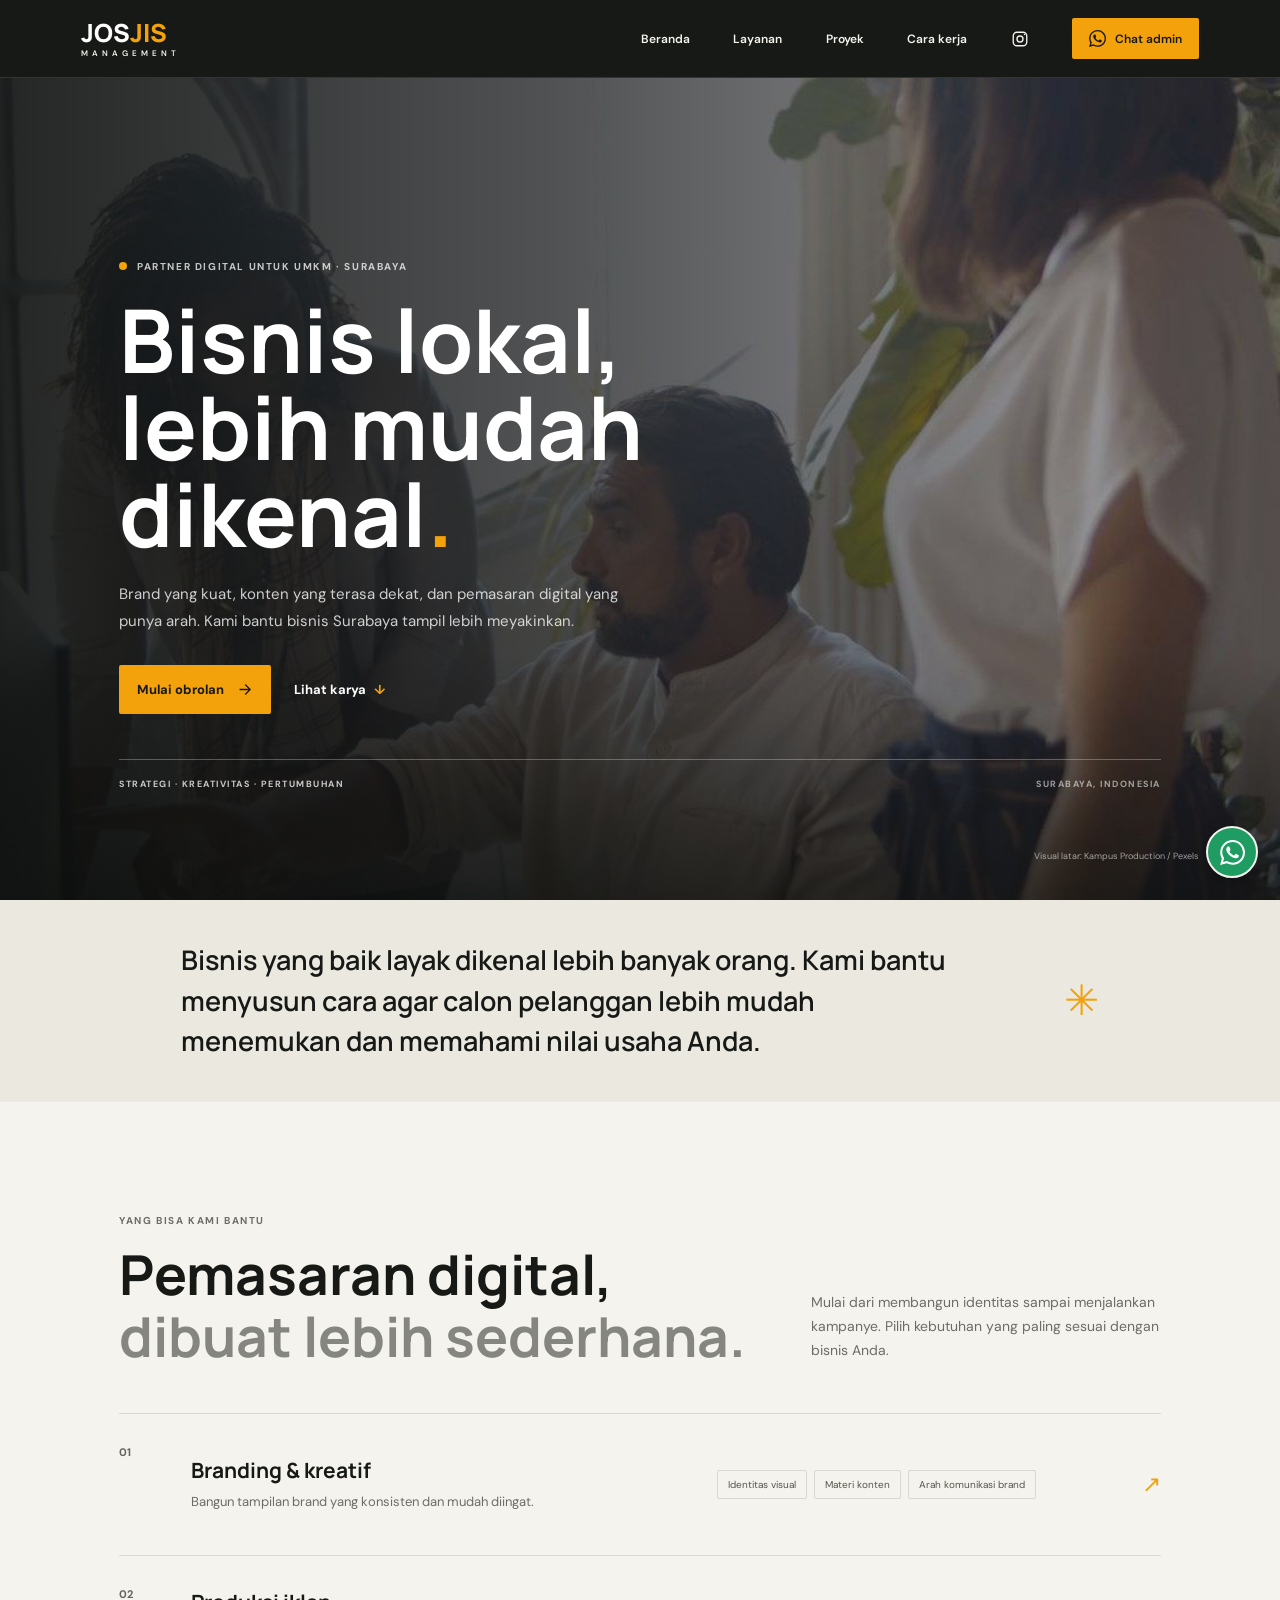
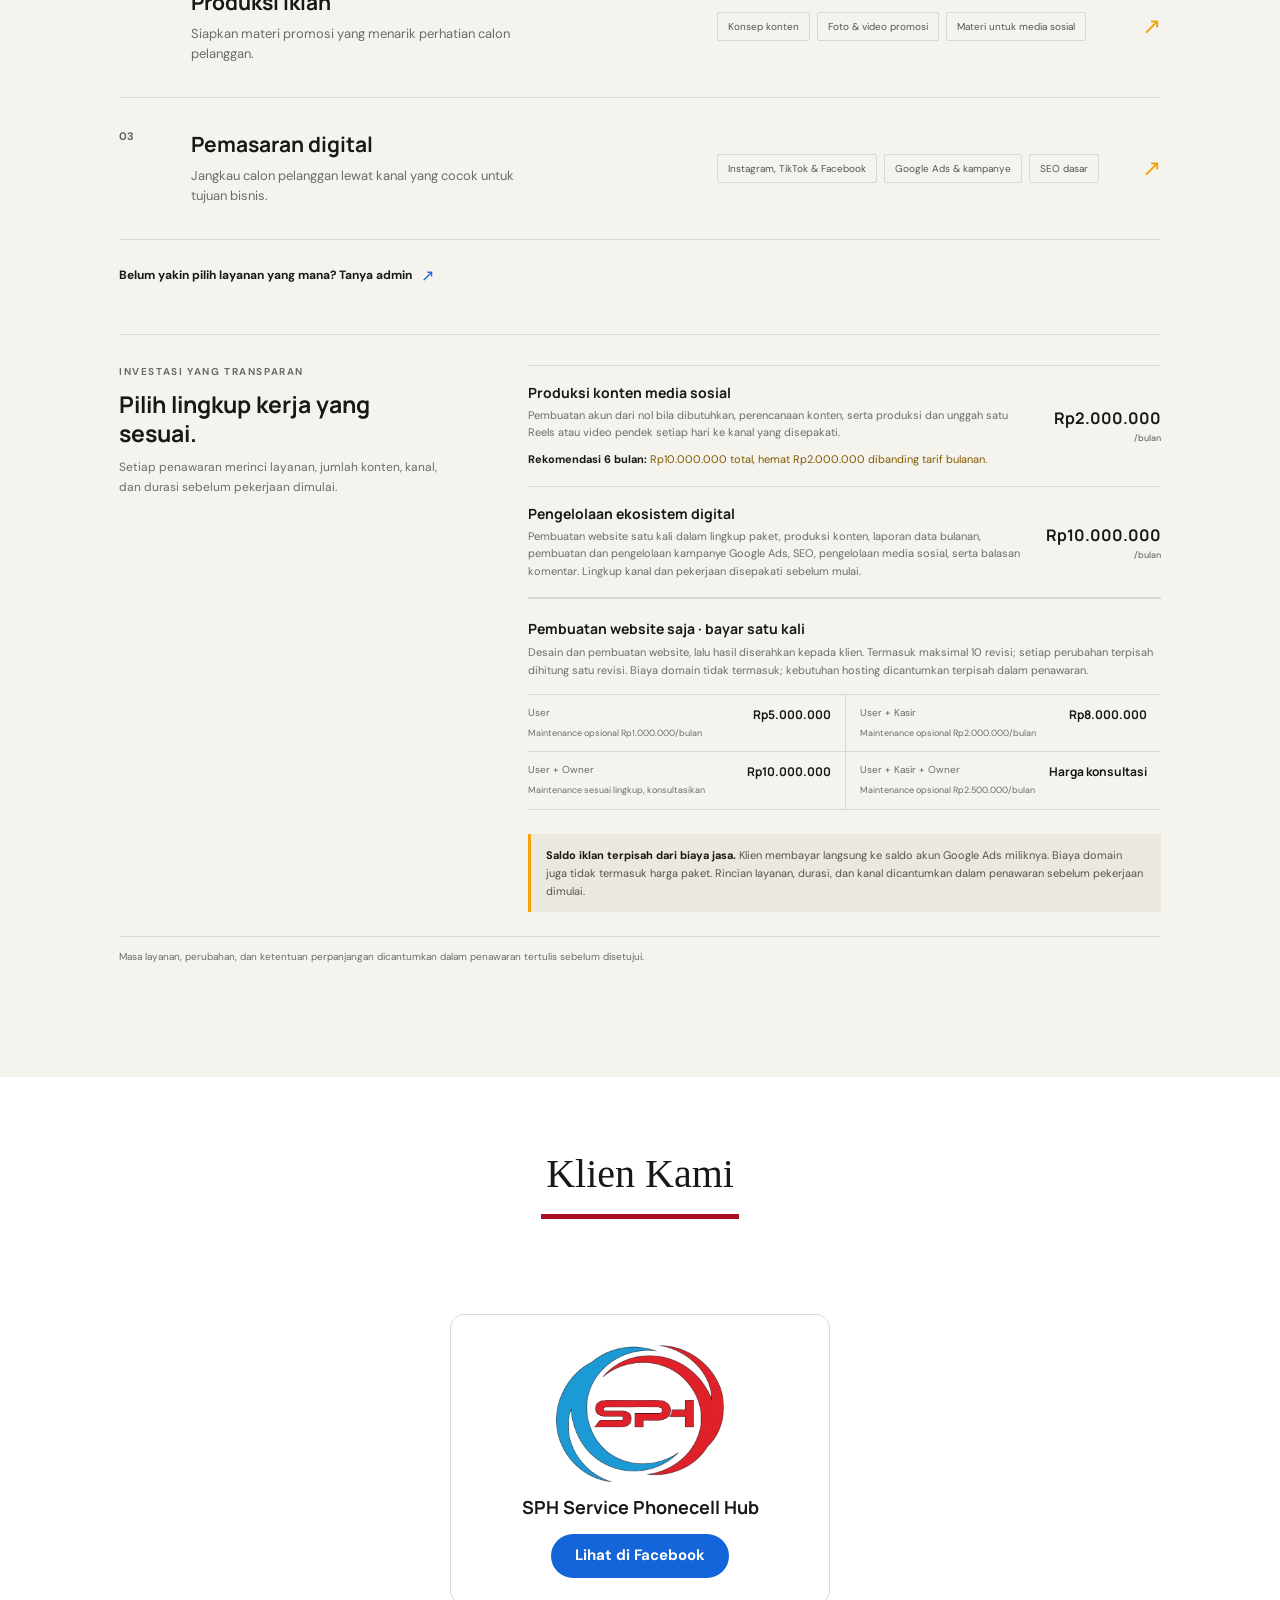
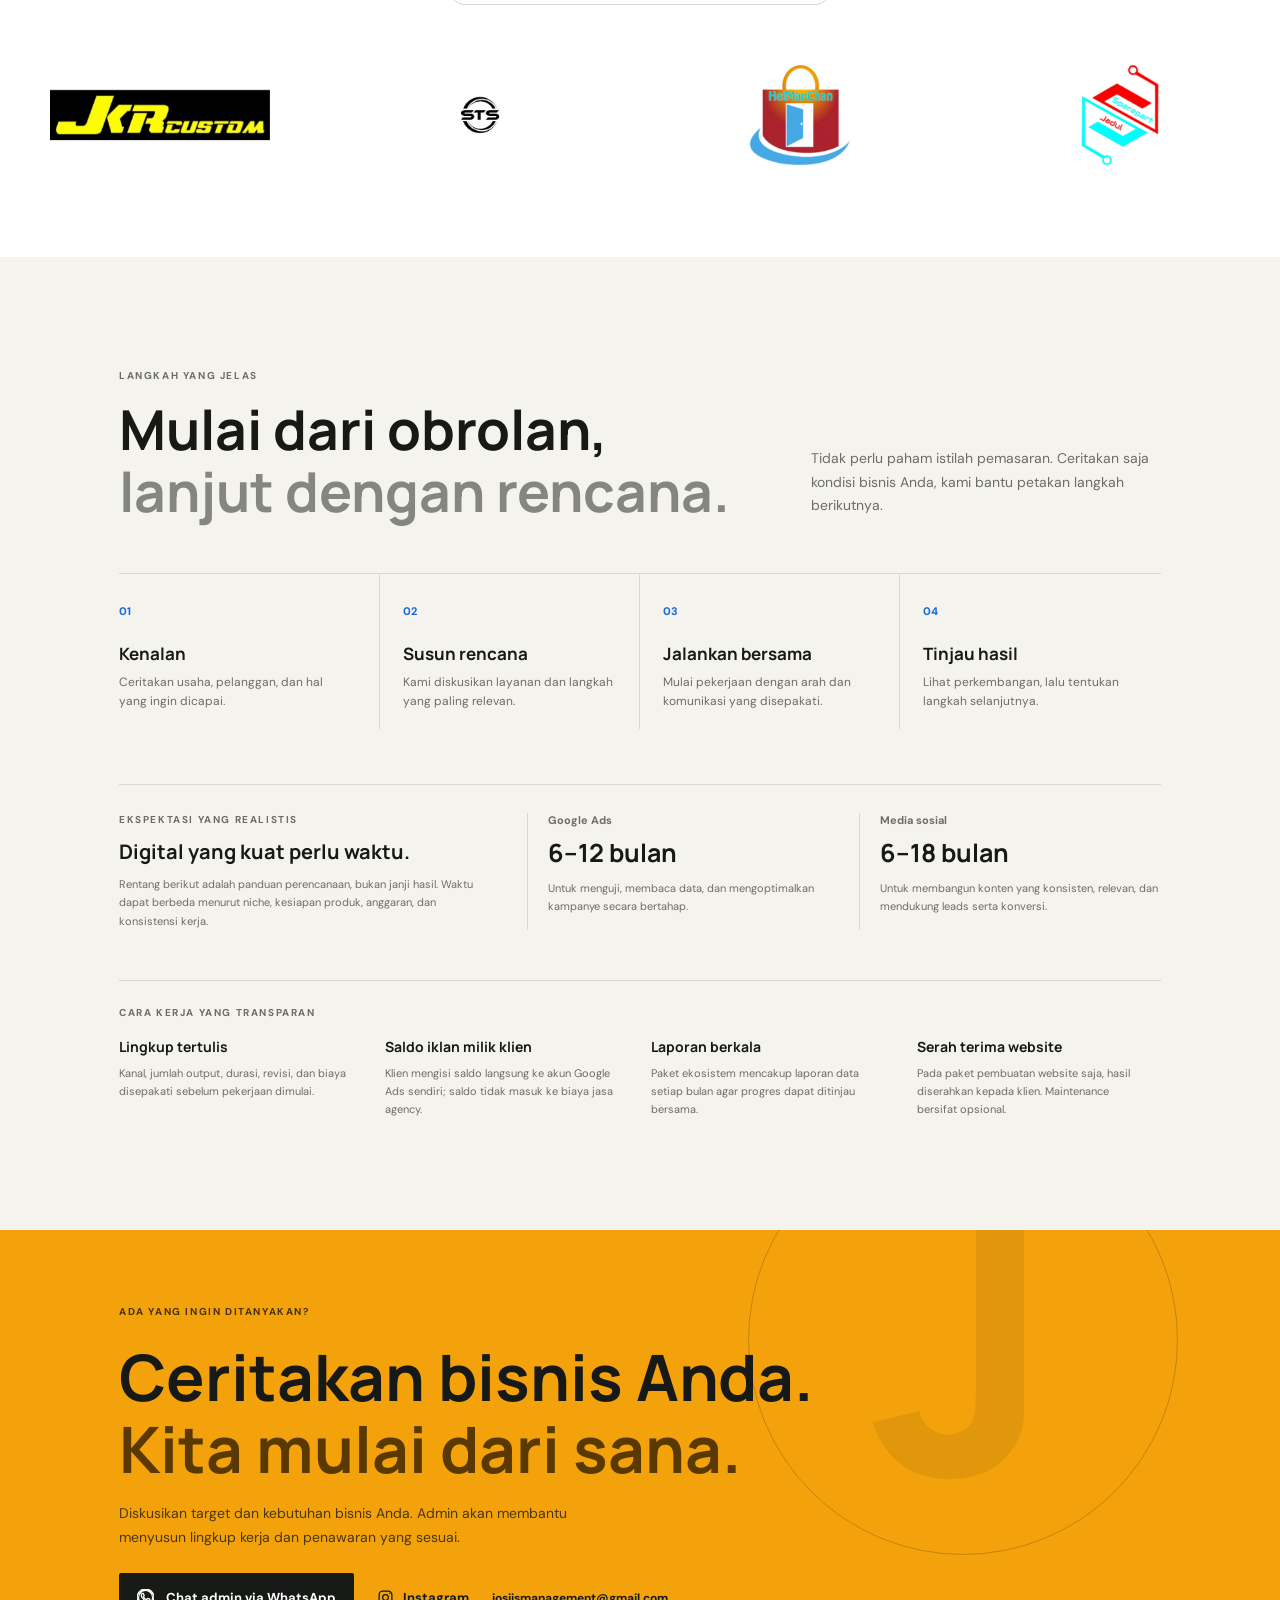
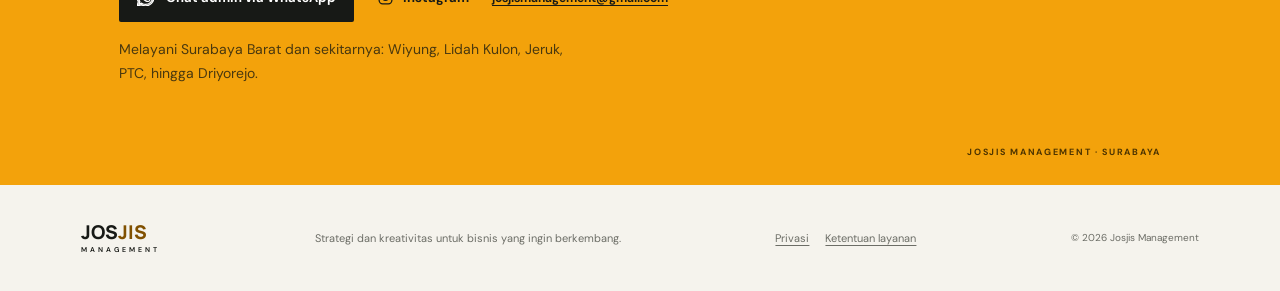
<file: index.html>
<!doctype html>
<html lang="id">
  <head>
    <meta charset="UTF-8" />
    <meta name="viewport" content="width=device-width, initial-scale=1.0" />
    <meta name="theme-color" content="#171916" />
    <meta name="description" content="Jasa branding, konten, dan pemasaran digital untuk UMKM di Surabaya. Josjis Management membantu bisnis lokal tampil lebih meyakinkan dan mudah dikenal." />
    <meta property="og:title" content="Josjis Management | Pemasaran Digital untuk UMKM Surabaya" />
    <meta property="og:description" content="Jasa branding, konten, dan pemasaran digital untuk UMKM di Surabaya." />
    <meta property="og:type" content="website" />
    <meta property="og:url" content="https://josjis-management-public.netlify.app/" />
    <link rel="canonical" href="https://josjis-management-public.netlify.app/" />
    <title>Jasa Pemasaran Digital &amp; Branding Surabaya | Josjis</title>
    <link rel="preload" as="image" href="assets/hero-studio-optimized.jpg" fetchpriority="high" />
    <link rel="preload" href="assets/dm-sans-latin.woff2" as="font" type="font/woff2" crossorigin />
    <link rel="preload" href="assets/manrope-latin.woff2" as="font" type="font/woff2" crossorigin />
    <link rel="stylesheet" href="styles.css" />
    <script src="script.js" defer></script>
  </head>
  <body>
    <a class="skip-link" href="#main-content">Lewati ke konten utama</a>
    <header class="site-header">
      <a class="wordmark" href="#beranda" aria-label="Josjis Management, beranda">
        <span class="wordmark-main">JOS<span>JIS</span></span>
        <span class="wordmark-sub">MANAGEMENT</span>
      </a>
      <button class="menu-toggle" type="button" aria-label="Buka menu" aria-expanded="false" aria-controls="main-nav">
        <span></span><span></span>
      </button>
      <nav class="main-nav" id="main-nav" aria-label="Navigasi utama">
        <a href="#beranda">Beranda</a>
        <a href="#layanan">Layanan</a>
        <a href="#proyek">Proyek</a>
        <a href="#cara-kerja">Cara kerja</a>
        <a class="nav-instagram" href="https://www.instagram.com/josjis_management?stkn=MW5jb3ViZWU3eDFobw==" target="_blank" rel="noopener noreferrer" aria-label="Instagram Josjis Management">
          <svg viewBox="0 0 24 24" aria-hidden="true"><rect x="3" y="3" width="18" height="18" rx="5"/><circle cx="12" cy="12" r="4"/><circle class="instagram-dot" cx="18" cy="6" r="1"/></svg>
        </a>
        <a class="nav-contact" href="https://wa.me/message/ZLDYTVWY77NSD1" target="_blank" rel="noopener noreferrer">
          <svg viewBox="0 0 24 24" aria-hidden="true"><path d="M20.52 3.48A11.82 11.82 0 0 0 12.1 0C5.55 0 .22 5.33.22 11.88c0 2.1.55 4.14 1.6 5.95L.12 24l6.33-1.66a11.9 11.9 0 0 0 5.65 1.44h.01c6.55 0 11.88-5.33 11.88-11.88 0-3.17-1.23-6.15-3.47-8.42ZM12.1 21.77a9.9 9.9 0 0 1-5.05-1.39l-.36-.21-3.76.99 1-3.67-.24-.38a9.85 9.85 0 0 1-1.52-5.23c0-5.48 4.46-9.94 9.94-9.94 2.65 0 5.14 1.03 7.02 2.91a9.88 9.88 0 0 1 2.91 7.03c0 5.48-4.46 9.89-9.94 9.89Zm5.45-7.43c-.3-.15-1.77-.88-2.05-.98-.27-.1-.47-.15-.67.15-.2.3-.77.98-.95 1.18-.18.2-.35.22-.65.08-.3-.15-1.26-.47-2.4-1.49-.89-.79-1.49-1.77-1.67-2.07-.17-.3-.02-.46.13-.61.13-.13.3-.35.45-.53.15-.18.2-.3.3-.5.1-.2.05-.38-.03-.53-.07-.15-.67-1.62-.92-2.22-.24-.58-.49-.5-.67-.51h-.57c-.2 0-.52.08-.8.38-.27.3-1.04 1.02-1.04 2.49s1.07 2.89 1.22 3.09c.15.2 2.1 3.2 5.09 4.48.71.31 1.27.49 1.7.63.72.23 1.37.2 1.88.12.57-.09 1.77-.72 2.02-1.42.25-.7.25-1.3.18-1.42-.08-.13-.28-.2-.58-.35Z"/></svg>
          Chat admin
        </a>
      </nav>
    </header>

    <main id="main-content">
      <section class="hero" id="beranda">
        <img class="hero-background" src="assets/hero-studio-optimized.jpg" alt="" width="1280" height="720" fetchpriority="high" />
        <div class="hero-shade" aria-hidden="true"></div>
        <div class="hero-copy">
          <p class="eyebrow"><span class="eyebrow-dot"></span> Partner digital untuk UMKM · Surabaya</p>
          <h1>Bisnis lokal,<br />lebih mudah dikenal<span class="accent-mark">.</span></h1>
          <p class="hero-lede">Brand yang kuat, konten yang terasa dekat, dan pemasaran digital yang punya arah. Kami bantu bisnis Surabaya tampil lebih meyakinkan.</p>
          <div class="hero-actions">
            <a class="button button-dark" href="https://wa.me/message/ZLDYTVWY77NSD1" target="_blank" rel="noopener noreferrer">
              Mulai obrolan
              <svg viewBox="0 0 24 24" aria-hidden="true"><path d="M5 12h14M13 5l7 7-7 7" /></svg>
            </a>
            <a class="text-link" href="#proyek">Lihat karya <span aria-hidden="true">↓</span></a>
          </div>
        </div>
        <div class="hero-meta"><span>Strategi · Kreativitas · Pertumbuhan</span><span class="hero-location">SURABAYA, INDONESIA</span></div>
        <span class="hero-credit">Visual latar: Kampus Production / Pexels</span>
      </section>

      <section class="intro-band" aria-label="Tentang Josjis Management">
        <p>Bisnis yang baik layak dikenal lebih banyak orang. Kami bantu menyusun cara agar calon pelanggan lebih mudah menemukan dan memahami nilai usaha Anda.</p>
        <span class="intro-spark" aria-hidden="true">✳</span>
      </section>

      <section class="services section-wrap" id="layanan">
        <div class="section-heading">
          <div><p class="eyebrow">Yang bisa kami bantu</p><h2>Pemasaran digital,<br /><span>dibuat lebih sederhana.</span></h2></div>
          <p class="section-note">Mulai dari membangun identitas sampai menjalankan kampanye. Pilih kebutuhan yang paling sesuai dengan bisnis Anda.</p>
        </div>
        <div class="service-list">
          <article class="service-item">
            <span class="service-number">01</span>
            <div class="service-title"><h3>Branding &amp; kreatif</h3><p>Bangun tampilan brand yang konsisten dan mudah diingat.</p></div>
            <ul><li>Identitas visual</li><li>Materi konten</li><li>Arah komunikasi brand</li></ul>
            <span class="service-arrow" aria-hidden="true">↗</span>
          </article>
          <article class="service-item">
            <span class="service-number">02</span>
            <div class="service-title"><h3>Produksi iklan</h3><p>Siapkan materi promosi yang menarik perhatian calon pelanggan.</p></div>
            <ul><li>Konsep konten</li><li>Foto &amp; video promosi</li><li>Materi untuk media sosial</li></ul>
            <span class="service-arrow" aria-hidden="true">↗</span>
          </article>
          <article class="service-item">
            <span class="service-number">03</span>
            <div class="service-title"><h3>Pemasaran digital</h3><p>Jangkau calon pelanggan lewat kanal yang cocok untuk tujuan bisnis.</p></div>
            <ul><li>Instagram, TikTok &amp; Facebook</li><li>Google Ads &amp; kampanye</li><li>SEO dasar</li></ul>
            <span class="service-arrow" aria-hidden="true">↗</span>
          </article>
        </div>
        <a class="inline-cta" href="https://wa.me/message/ZLDYTVWY77NSD1" target="_blank" rel="noopener noreferrer">Belum yakin pilih layanan yang mana? Tanya admin <span aria-hidden="true">↗</span></a>
        <div class="pricing-overview" aria-labelledby="pricing-title">
          <div class="pricing-heading">
            <p class="eyebrow">Investasi yang transparan</p>
            <h3 id="pricing-title">Pilih lingkup kerja yang sesuai.</h3>
            <p>Setiap penawaran merinci layanan, jumlah konten, kanal, dan durasi sebelum pekerjaan dimulai.</p>
          </div>
          <div class="pricing-list">
            <article class="pricing-row">
              <div><h4>Produksi konten media sosial</h4><p>Pembuatan akun dari nol bila dibutuhkan, perencanaan konten, serta produksi dan unggah satu Reels atau video pendek setiap hari ke kanal yang disepakati.</p><p class="pricing-deal"><strong>Rekomendasi 6 bulan:</strong> Rp10.000.000 total, hemat Rp2.000.000 dibanding tarif bulanan.</p></div>
              <strong>Rp2.000.000<span>/bulan</span></strong>
            </article>
            <article class="pricing-row">
              <div><h4>Pengelolaan ekosistem digital</h4><p>Pembuatan website satu kali dalam lingkup paket, produksi konten, laporan data bulanan, pembuatan dan pengelolaan kampanye Google Ads, SEO, pengelolaan media sosial, serta balasan komentar. Lingkup kanal dan pekerjaan disepakati sebelum mulai.</p></div>
              <strong>Rp10.000.000<span>/bulan</span></strong>
            </article>
            <article class="pricing-website">
              <div class="pricing-website-heading"><h4>Pembuatan website saja · bayar satu kali</h4><p>Desain dan pembuatan website, lalu hasil diserahkan kepada klien. Termasuk maksimal 10 revisi; setiap perubahan terpisah dihitung satu revisi. Biaya domain tidak termasuk; kebutuhan hosting dicantumkan terpisah dalam penawaran.</p></div>
              <div class="website-config-list">
                <div><span>User</span><strong>Rp5.000.000</strong><small>Maintenance opsional Rp1.000.000/bulan</small></div>
                <div><span>User + Kasir</span><strong>Rp8.000.000</strong><small>Maintenance opsional Rp2.000.000/bulan</small></div>
                <div><span>User + Owner</span><strong>Rp10.000.000</strong><small>Maintenance sesuai lingkup, konsultasikan</small></div>
                <div><span>User + Kasir + Owner</span><strong>Harga konsultasi</strong><small>Maintenance opsional Rp2.500.000/bulan</small></div>
              </div>
            </article>
          </div>
          <p class="pricing-ad-budget"><strong>Saldo iklan terpisah dari biaya jasa.</strong> Klien membayar langsung ke saldo akun Google Ads miliknya. Biaya domain juga tidak termasuk harga paket. Rincian layanan, durasi, dan kanal dicantumkan dalam penawaran sebelum pekerjaan dimulai.</p>
          <p class="pricing-terms">Masa layanan, perubahan, dan ketentuan perpanjangan dicantumkan dalam penawaran tertulis sebelum disetujui.</p>
        </div>
      </section>

      <section class="client-section" id="proyek">
        <div class="client-section-inner">
          <h2 class="client-heading">Klien Kami</h2>
          <div class="client-links" aria-label="Logo klien dan tautan media sosial">
            <a class="client-logo client-feature" href="https://www.facebook.com/servicephonecellhub?locale=id_ID" target="_blank" rel="noopener noreferrer">
              <img src="assets/sph-service-phonecell-hub.png" alt="" width="500" height="409" loading="lazy" decoding="async" />
              <span class="client-feature-name">SPH Service Phonecell Hub</span>
              <span class="client-feature-cta">Lihat di Facebook</span>
            </a>
            <a class="client-logo client-logo--wide" href="https://www.instagram.com/jkrgaragecustom/" target="_blank" rel="noopener noreferrer" aria-label="Instagram JKR Garage Custom">
              <img src="assets/jkr-garage-custom.png" alt="JKR Garage Custom" width="550" height="180" loading="lazy" decoding="async" />
            </a>
            <a class="client-logo client-logo--wide" href="https://www.instagram.com/raja_warkop_sts_plus_surabaya/" target="_blank" rel="noopener noreferrer" aria-label="Instagram Raja Warkop STS Plus Surabaya">
              <img src="assets/raja-warkop-sts-plus.png" alt="Raja Warkop STS Plus Surabaya" width="768" height="768" loading="lazy" decoding="async" />
            </a>
            <a class="client-logo client-logo--square" href="https://www.tiktok.com/@helmanchan_" target="_blank" rel="noopener noreferrer" aria-label="TikTok HelManChan">
              <img src="assets/helmanchan.png" alt="HelManChan" width="360" height="360" loading="lazy" decoding="async" />
            </a>
            <a class="client-logo client-logo--square" href="https://www.tiktok.com/@sparepartjadul" target="_blank" rel="noopener noreferrer" aria-label="TikTok Sparepart Jadul">
              <img src="assets/sparepart-jadul.png" alt="Sparepart Jadul" width="360" height="360" loading="lazy" decoding="async" />
            </a>
          </div>
        </div>
      </section>

      <section class="process section-wrap" id="cara-kerja">
        <div class="section-heading process-heading">
          <div><p class="eyebrow">Langkah yang jelas</p><h2>Mulai dari obrolan,<br /><span>lanjut dengan rencana.</span></h2></div>
          <p class="section-note">Tidak perlu paham istilah pemasaran. Ceritakan saja kondisi bisnis Anda, kami bantu petakan langkah berikutnya.</p>
        </div>
        <div class="process-grid">
          <article><span>01</span><h3>Kenalan</h3><p>Ceritakan usaha, pelanggan, dan hal yang ingin dicapai.</p></article>
          <article><span>02</span><h3>Susun rencana</h3><p>Kami diskusikan layanan dan langkah yang paling relevan.</p></article>
          <article><span>03</span><h3>Jalankan bersama</h3><p>Mulai pekerjaan dengan arah dan komunikasi yang disepakati.</p></article>
          <article><span>04</span><h3>Tinjau hasil</h3><p>Lihat perkembangan, lalu tentukan langkah selanjutnya.</p></article>
        </div>
        <div class="growth-horizon">
          <div class="growth-horizon-intro">
            <p class="eyebrow">Ekspektasi yang realistis</p>
            <h3>Digital yang kuat perlu waktu.</h3>
            <p>Rentang berikut adalah panduan perencanaan, bukan janji hasil. Waktu dapat berbeda menurut niche, kesiapan produk, anggaran, dan konsistensi kerja.</p>
          </div>
          <div class="growth-horizon-item"><span>Google Ads</span><strong>6–12 bulan</strong><p>Untuk menguji, membaca data, dan mengoptimalkan kampanye secara bertahap.</p></div>
          <div class="growth-horizon-item"><span>Media sosial</span><strong>6–18 bulan</strong><p>Untuk membangun konten yang konsisten, relevan, dan mendukung leads serta konversi.</p></div>
        </div>
        <div class="work-transparency">
          <p class="eyebrow">Cara kerja yang transparan</p>
          <div class="work-transparency-grid">
            <article><h3>Lingkup tertulis</h3><p>Kanal, jumlah output, durasi, revisi, dan biaya disepakati sebelum pekerjaan dimulai.</p></article>
            <article><h3>Saldo iklan milik klien</h3><p>Klien mengisi saldo langsung ke akun Google Ads sendiri; saldo tidak masuk ke biaya jasa agency.</p></article>
            <article><h3>Laporan berkala</h3><p>Paket ekosistem mencakup laporan data setiap bulan agar progres dapat ditinjau bersama.</p></article>
            <article><h3>Serah terima website</h3><p>Pada paket pembuatan website saja, hasil diserahkan kepada klien. Maintenance bersifat opsional.</p></article>
          </div>
        </div>
      </section>

      <section class="contact-section" id="kontak">
        <div class="contact-orbit" aria-hidden="true">J</div>
        <div class="contact-content">
          <p class="eyebrow">Ada yang ingin ditanyakan?</p>
          <h2>Ceritakan bisnis Anda.<br /><span>Kita mulai dari sana.</span></h2>
          <p>Diskusikan target dan kebutuhan bisnis Anda. Admin akan membantu menyusun lingkup kerja dan penawaran yang sesuai.</p>
          <div class="contact-actions">
            <a class="button button-dark" href="https://wa.me/message/ZLDYTVWY77NSD1" target="_blank" rel="noopener noreferrer">
              <svg viewBox="0 0 24 24" aria-hidden="true"><path d="M20.52 3.48A11.82 11.82 0 0 0 12.1 0C5.55 0 .22 5.33.22 11.88c0 2.1.55 4.14 1.6 5.95L.12 24l6.33-1.66a11.9 11.9 0 0 0 5.65 1.44h.01c6.55 0 11.88-5.33 11.88-11.88 0-3.17-1.23-6.15-3.47-8.42ZM12.1 21.77a9.9 9.9 0 0 1-5.05-1.39l-.36-.21-3.76.99 1-3.67-.24-.38a9.85 9.85 0 0 1-1.52-5.23c0-5.48 4.46-9.94 9.94-9.94 2.65 0 5.14 1.03 7.02 2.91a9.88 9.88 0 0 1 2.91 7.03c0 5.48-4.46 9.89-9.94 9.89Zm5.45-7.43c-.3-.15-1.77-.88-2.05-.98-.27-.1-.47-.15-.67.15-.2.3-.77.98-.95 1.18-.18.2-.35.22-.65.08-.3-.15-1.26-.47-2.4-1.49-.89-.79-1.49-1.77-1.67-2.07-.17-.3-.02-.46.13-.61.13-.13.3-.35.45-.53.15-.18.2-.3.3-.5.1-.2.05-.38-.03-.53-.07-.15-.67-1.62-.92-2.22-.24-.58-.49-.5-.67-.51h-.57c-.2 0-.52.08-.8.38-.27.3-1.04 1.02-1.04 2.49s1.07 2.89 1.22 3.09c.15.2 2.1 3.2 5.09 4.48.71.31 1.27.49 1.7.63.72.23 1.37.2 1.88.12.57-.09 1.77-.72 2.02-1.42.25-.7.25-1.3.18-1.42-.08-.13-.28-.2-.58-.35Z"/></svg>
              Chat admin via WhatsApp
            </a>
            <a class="instagram-contact" href="https://www.instagram.com/josjis_management?stkn=MW5jb3ViZWU3eDFobw==" target="_blank" rel="noopener noreferrer" aria-label="Instagram Josjis Management">
              <svg viewBox="0 0 24 24" aria-hidden="true"><rect x="3" y="3" width="18" height="18" rx="5"/><circle cx="12" cy="12" r="4"/><circle class="instagram-dot" cx="18" cy="6" r="1"/></svg>
              Instagram
            </a>
            <a class="contact-email" href="mailto:josjismanagement@gmail.com">josjismanagement@gmail.com</a>
          </div>
          <p class="service-area">Melayani Surabaya Barat dan sekitarnya: Wiyung, Lidah Kulon, Jeruk, PTC, hingga Driyorejo.</p>
        </div>
        <span class="contact-aside">JOSJIS MANAGEMENT · SURABAYA</span>
      </section>
    </main>

    <footer class="site-footer">
      <a class="wordmark footer-wordmark" href="#beranda" aria-label="Josjis Management, kembali ke atas">
        <span class="wordmark-main">JOS<span>JIS</span></span>
        <span class="wordmark-sub">MANAGEMENT</span>
      </a>
      <p>Strategi dan kreativitas untuk bisnis yang ingin berkembang.</p>
      <nav class="footer-links" aria-label="Informasi legal">
        <a href="privasi.html">Privasi</a>
        <a href="ketentuan.html">Ketentuan layanan</a>
      </nav>
      <span class="copyright">© <span id="current-year">2026</span> Josjis Management</span>
    </footer>

    <a class="floating-whatsapp" href="https://wa.me/message/ZLDYTVWY77NSD1" target="_blank" rel="noopener noreferrer" aria-label="Chat admin Josjis Management melalui WhatsApp">
      <svg viewBox="0 0 24 24" aria-hidden="true"><path d="M20.52 3.48A11.82 11.82 0 0 0 12.1 0C5.55 0 .22 5.33.22 11.88c0 2.1.55 4.14 1.6 5.95L.12 24l6.33-1.66a11.9 11.9 0 0 0 5.65 1.44h.01c6.55 0 11.88-5.33 11.88-11.88 0-3.17-1.23-6.15-3.47-8.42ZM12.1 21.77a9.9 9.9 0 0 1-5.05-1.39l-.36-.21-3.76.99 1-3.67-.24-.38a9.85 9.85 0 0 1-1.52-5.23c0-5.48 4.46-9.94 9.94-9.94 2.65 0 5.14 1.03 7.02 2.91a9.88 9.88 0 0 1 2.91 7.03c0 5.48-4.46 9.89-9.94 9.89Zm5.45-7.43c-.3-.15-1.77-.88-2.05-.98-.27-.1-.47-.15-.67.15-.2.3-.77.98-.95 1.18-.18.2-.35.22-.65.08-.3-.15-1.26-.47-2.4-1.49-.89-.79-1.49-1.77-1.67-2.07-.17-.3-.02-.46.13-.61.13-.13.3-.35.45-.53.15-.18.2-.3.3-.5.1-.2.05-.38-.03-.53-.07-.15-.67-1.62-.92-2.22-.24-.58-.49-.5-.67-.51h-.57c-.2 0-.52.08-.8.38-.27.3-1.04 1.02-1.04 2.49s1.07 2.89 1.22 3.09c.15.2 2.1 3.2 5.09 4.48.71.31 1.27.49 1.7.63.72.23 1.37.2 1.88.12.57-.09 1.77-.72 2.02-1.42.25-.7.25-1.3.18-1.42-.08-.13-.28-.2-.58-.35Z"/></svg>
    </a>
    <span class="cursor-dot" aria-hidden="true"></span>
  </body>
</html>
</file>
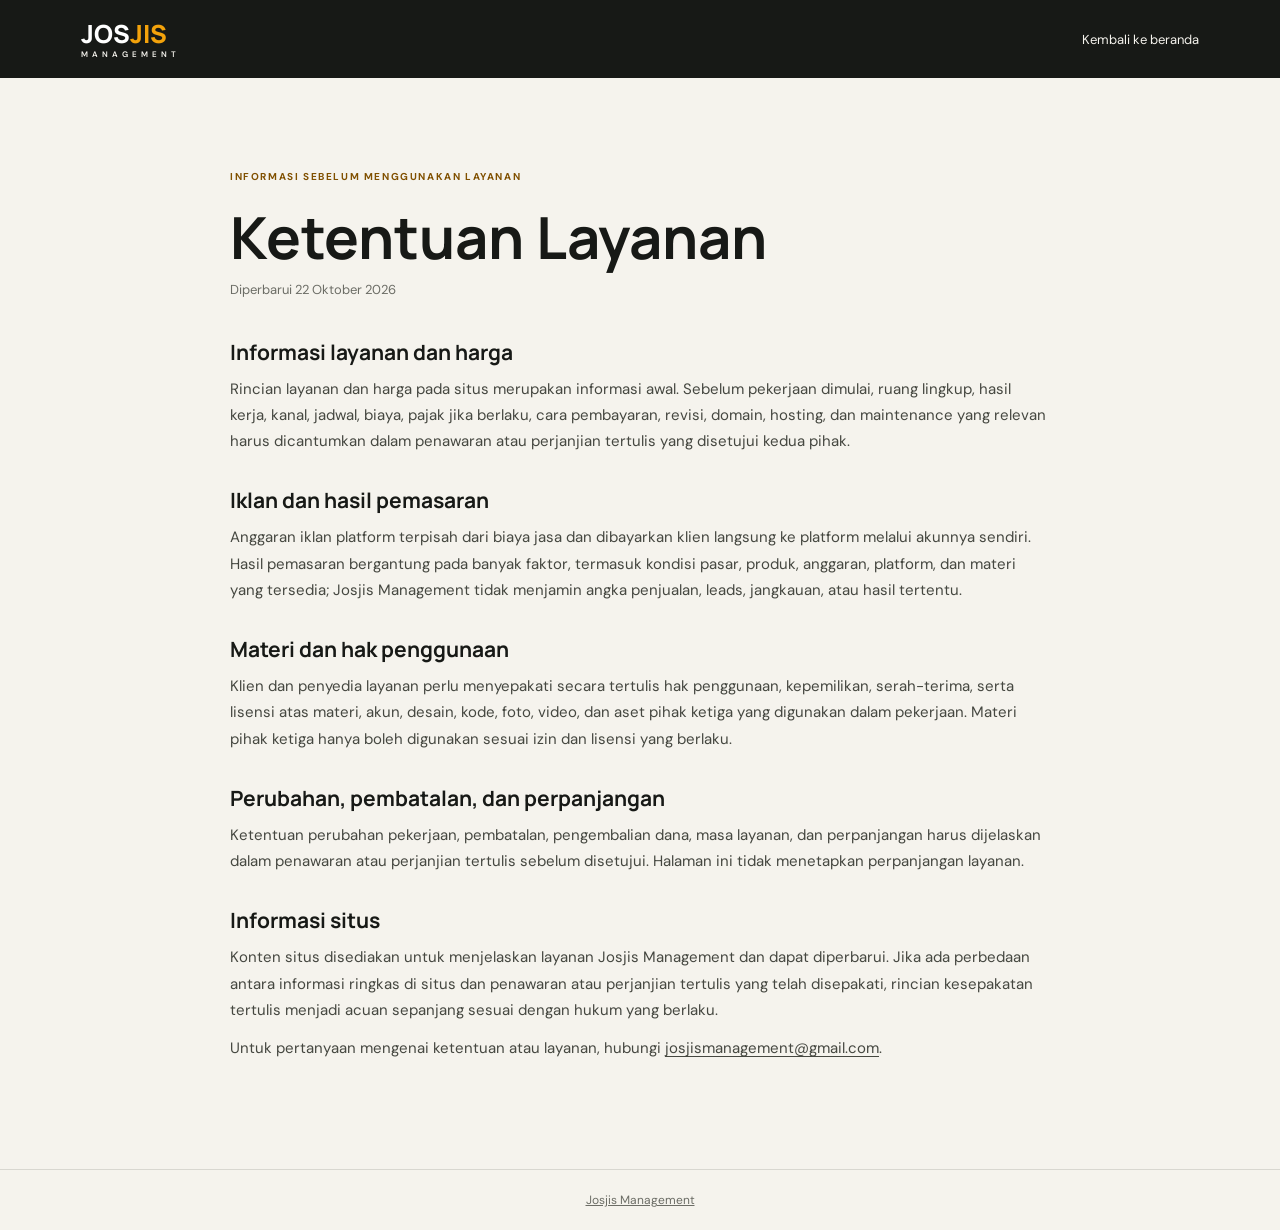
<file: ketentuan.html>
<!doctype html>
<html lang="id">
  <head>
    <meta charset="UTF-8" />
    <meta name="viewport" content="width=device-width, initial-scale=1.0" />
    <meta name="description" content="Informasi dasar mengenai layanan pemasaran digital Josjis Management." />
    <meta name="robots" content="index, follow" />
    <link rel="canonical" href="https://josjis-management-public.netlify.app/ketentuan.html" />
    <link rel="stylesheet" href="styles.css" />
    <title>Ketentuan Layanan | Josjis Management</title>
  </head>
  <body class="legal-page">
    <header class="legal-header">
      <a class="wordmark" href="index.html" aria-label="Josjis Management, beranda">
        <span class="wordmark-main">JOS<span>JIS</span></span>
        <span class="wordmark-sub">MANAGEMENT</span>
      </a>
      <a class="legal-back" href="index.html">Kembali ke beranda</a>
    </header>
    <main class="legal-main">
      <p class="eyebrow">Informasi sebelum menggunakan layanan</p>
      <h1>Ketentuan Layanan</h1>
      <p class="legal-updated">Diperbarui 22 Oktober 2026</p>
      <div class="legal-content">
        <section>
          <h2>Informasi layanan dan harga</h2>
          <p>Rincian layanan dan harga pada situs merupakan informasi awal. Sebelum pekerjaan dimulai, ruang lingkup, hasil kerja, kanal, jadwal, biaya, pajak jika berlaku, cara pembayaran, revisi, domain, hosting, dan maintenance yang relevan harus dicantumkan dalam penawaran atau perjanjian tertulis yang disetujui kedua pihak.</p>
        </section>
        <section>
          <h2>Iklan dan hasil pemasaran</h2>
          <p>Anggaran iklan platform terpisah dari biaya jasa dan dibayarkan klien langsung ke platform melalui akunnya sendiri. Hasil pemasaran bergantung pada banyak faktor, termasuk kondisi pasar, produk, anggaran, platform, dan materi yang tersedia; Josjis Management tidak menjamin angka penjualan, leads, jangkauan, atau hasil tertentu.</p>
        </section>
        <section>
          <h2>Materi dan hak penggunaan</h2>
          <p>Klien dan penyedia layanan perlu menyepakati secara tertulis hak penggunaan, kepemilikan, serah-terima, serta lisensi atas materi, akun, desain, kode, foto, video, dan aset pihak ketiga yang digunakan dalam pekerjaan. Materi pihak ketiga hanya boleh digunakan sesuai izin dan lisensi yang berlaku.</p>
        </section>
        <section>
          <h2>Perubahan, pembatalan, dan perpanjangan</h2>
          <p>Ketentuan perubahan pekerjaan, pembatalan, pengembalian dana, masa layanan, dan perpanjangan harus dijelaskan dalam penawaran atau perjanjian tertulis sebelum disetujui. Halaman ini tidak menetapkan perpanjangan layanan.</p>
        </section>
        <section>
          <h2>Informasi situs</h2>
          <p>Konten situs disediakan untuk menjelaskan layanan Josjis Management dan dapat diperbarui. Jika ada perbedaan antara informasi ringkas di situs dan penawaran atau perjanjian tertulis yang telah disepakati, rincian kesepakatan tertulis menjadi acuan sepanjang sesuai dengan hukum yang berlaku.</p>
          <p>Untuk pertanyaan mengenai ketentuan atau layanan, hubungi <a href="mailto:josjismanagement@gmail.com">josjismanagement@gmail.com</a>.</p>
        </section>
      </div>
    </main>
    <footer class="legal-footer"><a href="index.html">Josjis Management</a></footer>
  </body>
</html>
</file>
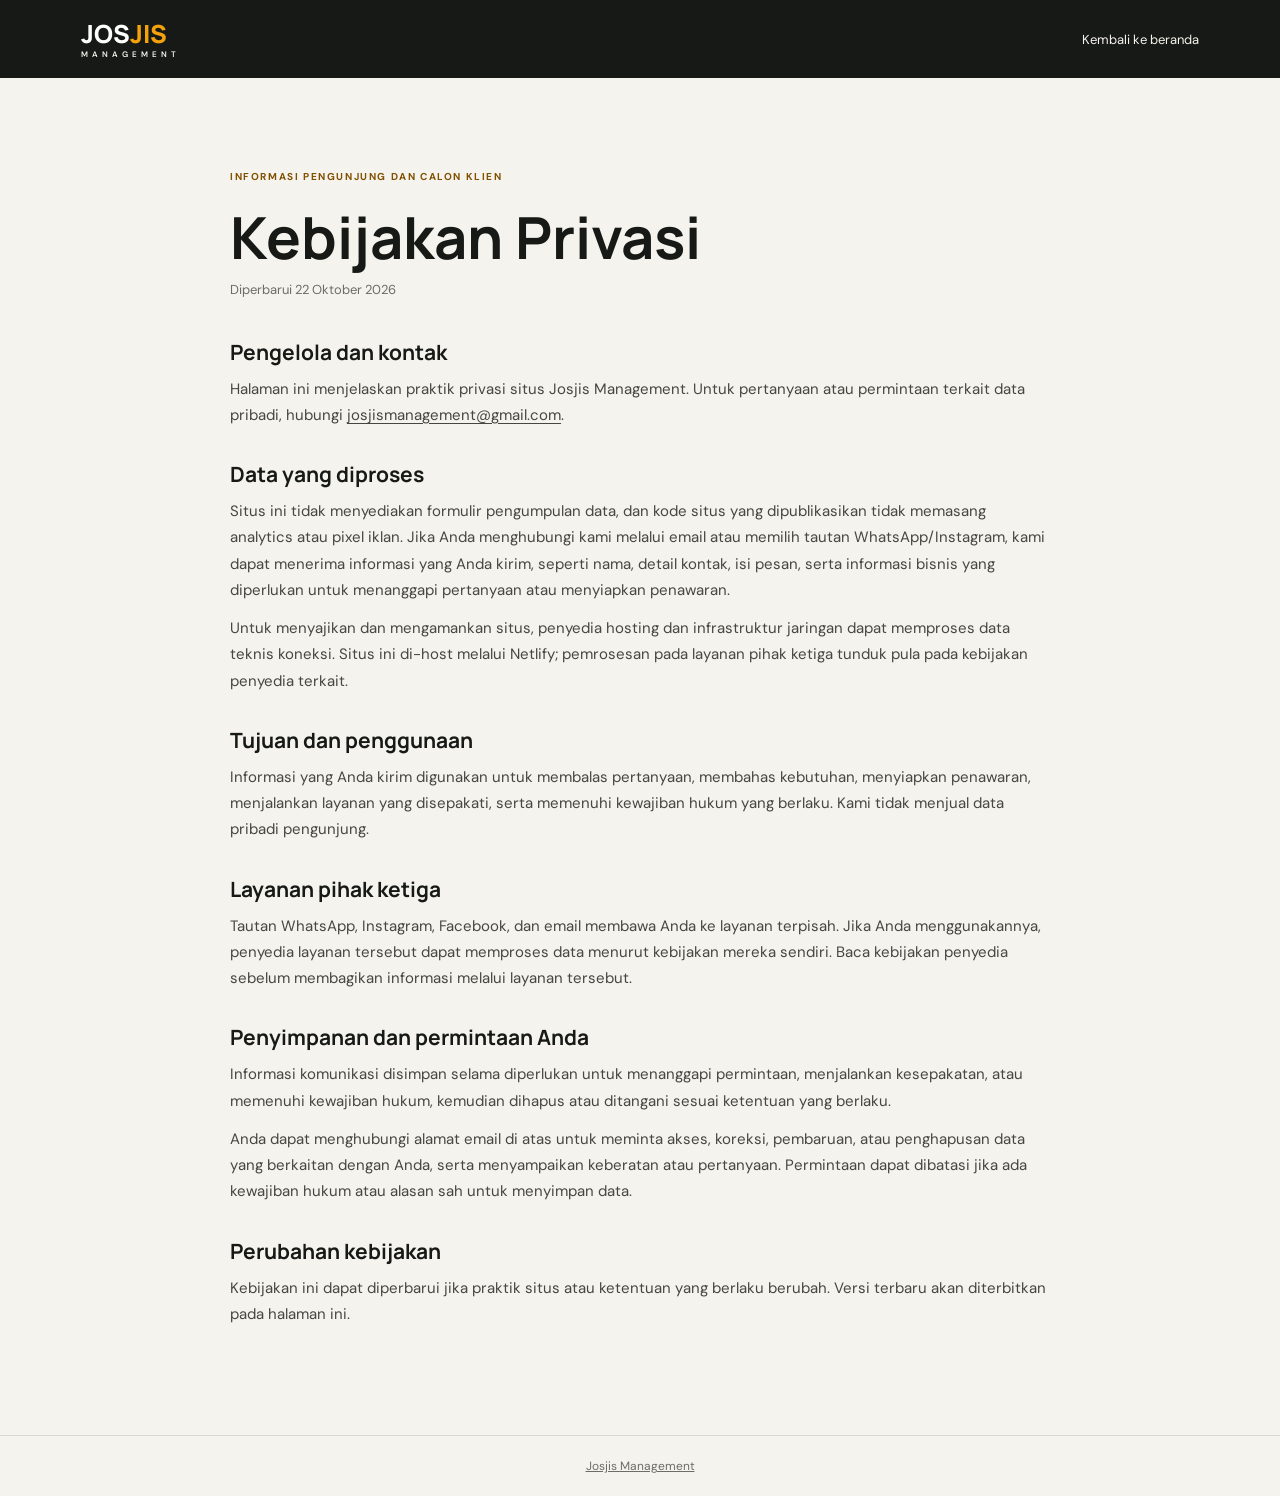
<file: privasi.html>
<!doctype html>
<html lang="id">
  <head>
    <meta charset="UTF-8" />
    <meta name="viewport" content="width=device-width, initial-scale=1.0" />
    <meta name="description" content="Informasi tentang data pribadi saat mengunjungi dan menghubungi Josjis Management." />
    <meta name="robots" content="index, follow" />
    <link rel="canonical" href="https://josjis-management-public.netlify.app/privasi.html" />
    <link rel="stylesheet" href="styles.css" />
    <title>Kebijakan Privasi | Josjis Management</title>
  </head>
  <body class="legal-page">
    <header class="legal-header">
      <a class="wordmark" href="index.html" aria-label="Josjis Management, beranda">
        <span class="wordmark-main">JOS<span>JIS</span></span>
        <span class="wordmark-sub">MANAGEMENT</span>
      </a>
      <a class="legal-back" href="index.html">Kembali ke beranda</a>
    </header>
    <main class="legal-main">
      <p class="eyebrow">Informasi pengunjung dan calon klien</p>
      <h1>Kebijakan Privasi</h1>
      <p class="legal-updated">Diperbarui 22 Oktober 2026</p>
      <div class="legal-content">
        <section>
          <h2>Pengelola dan kontak</h2>
          <p>Halaman ini menjelaskan praktik privasi situs Josjis Management. Untuk pertanyaan atau permintaan terkait data pribadi, hubungi <a href="mailto:josjismanagement@gmail.com">josjismanagement@gmail.com</a>.</p>
        </section>
        <section>
          <h2>Data yang diproses</h2>
          <p>Situs ini tidak menyediakan formulir pengumpulan data, dan kode situs yang dipublikasikan tidak memasang analytics atau pixel iklan. Jika Anda menghubungi kami melalui email atau memilih tautan WhatsApp/Instagram, kami dapat menerima informasi yang Anda kirim, seperti nama, detail kontak, isi pesan, serta informasi bisnis yang diperlukan untuk menanggapi pertanyaan atau menyiapkan penawaran.</p>
          <p>Untuk menyajikan dan mengamankan situs, penyedia hosting dan infrastruktur jaringan dapat memproses data teknis koneksi. Situs ini di-host melalui Netlify; pemrosesan pada layanan pihak ketiga tunduk pula pada kebijakan penyedia terkait.</p>
        </section>
        <section>
          <h2>Tujuan dan penggunaan</h2>
          <p>Informasi yang Anda kirim digunakan untuk membalas pertanyaan, membahas kebutuhan, menyiapkan penawaran, menjalankan layanan yang disepakati, serta memenuhi kewajiban hukum yang berlaku. Kami tidak menjual data pribadi pengunjung.</p>
        </section>
        <section>
          <h2>Layanan pihak ketiga</h2>
          <p>Tautan WhatsApp, Instagram, Facebook, dan email membawa Anda ke layanan terpisah. Jika Anda menggunakannya, penyedia layanan tersebut dapat memproses data menurut kebijakan mereka sendiri. Baca kebijakan penyedia sebelum membagikan informasi melalui layanan tersebut.</p>
        </section>
        <section>
          <h2>Penyimpanan dan permintaan Anda</h2>
          <p>Informasi komunikasi disimpan selama diperlukan untuk menanggapi permintaan, menjalankan kesepakatan, atau memenuhi kewajiban hukum, kemudian dihapus atau ditangani sesuai ketentuan yang berlaku.</p>
          <p>Anda dapat menghubungi alamat email di atas untuk meminta akses, koreksi, pembaruan, atau penghapusan data yang berkaitan dengan Anda, serta menyampaikan keberatan atau pertanyaan. Permintaan dapat dibatasi jika ada kewajiban hukum atau alasan sah untuk menyimpan data.</p>
        </section>
        <section>
          <h2>Perubahan kebijakan</h2>
          <p>Kebijakan ini dapat diperbarui jika praktik situs atau ketentuan yang berlaku berubah. Versi terbaru akan diterbitkan pada halaman ini.</p>
        </section>
      </div>
    </main>
    <footer class="legal-footer"><a href="index.html">Josjis Management</a></footer>
  </body>
</html>
</file>
<file: styles.css>
@font-face {
  font-family: 'DM Sans';
  font-style: normal;
  font-weight: 400 700;
  font-display: swap;
  src: url('assets/dm-sans-latin.woff2') format('woff2');
  unicode-range: U+0000-00FF, U+0131, U+0152-0153, U+02BB-02BC, U+02C6, U+02DA, U+02DC, U+0304, U+0308, U+0329, U+2000-206F, U+20AC, U+2122, U+2191, U+2193, U+2212, U+2215, U+FEFF, U+FFFD;
}

@font-face {
  font-family: 'Manrope';
  font-style: normal;
  font-weight: 400 800;
  font-display: swap;
  src: url('assets/manrope-latin.woff2') format('woff2');
  unicode-range: U+0000-00FF, U+0131, U+0152-0153, U+02BB-02BC, U+02C6, U+02DA, U+02DC, U+0304, U+0308, U+0329, U+2000-206F, U+20AC, U+2122, U+2191, U+2193, U+2212, U+2215, U+FEFF, U+FFFD;
}

:root {
  font-family: 'DM Sans', sans-serif;
  color: #171916;
  background: #f5f3ed;
  font-synthesis: none;
  text-rendering: optimizeLegibility;
  --paper: #f5f3ed;
  --ink: #171916;
  --muted: #6c6d66;
  --line: #d8d7d0;
  --orange: #f3a20b;
  --blue: #1465d9;
  --display: 'Manrope', sans-serif;
}

* { box-sizing: border-box; }
html { scroll-behavior: smooth; scroll-padding-top: 92px; }
body { margin: 0; min-width: 320px; }
body, button, a { font-family: 'DM Sans', sans-serif; }
a { color: inherit; }
button { color: inherit; }
:focus-visible { outline: 3px solid var(--blue); outline-offset: 4px; }

.site-header {
  min-height: 78px;
  padding: 0 clamp(22px, 6.3vw, 98px);
  display: flex;
  align-items: center;
  justify-content: space-between;
  border-bottom: 1px solid rgba(255, 255, 255, .12);
  position: sticky;
  top: 0;
  z-index: 5;
  background: #171916;
  color: var(--paper);
}
.skip-link { position: fixed; top: 8px; left: 8px; z-index: 100; padding: 10px 14px; color: #fff; background: var(--ink); transform: translateY(-150%); }
.skip-link:focus { transform: translateY(0); }
.wordmark { display: inline-flex; flex-direction: column; text-decoration: none; line-height: 1; width: max-content; }
.wordmark-main { font-family: var(--display); font-size: 25px; font-weight: 800; letter-spacing: 0; }
.wordmark-main { color: #fff; }
.wordmark-main span { color: var(--orange); }
.wordmark-sub { margin-top: 4px; font-size: 8px; letter-spacing: 4px; font-weight: 600; }
.main-nav { display: flex; align-items: center; gap: clamp(22px, 3.4vw, 52px); }
.main-nav > a { text-decoration: none; font-size: 12px; font-weight: 600; transition: color .2s ease; }
.main-nav > a:hover { color: var(--orange); }
.main-nav .nav-contact { display: inline-flex; align-items: center; gap: 9px; padding: 12px 17px; background: var(--orange); color: var(--ink); border-radius: 2px; }
.main-nav .nav-contact:hover { color: var(--ink); background: #ffc345; }
.nav-instagram { display: grid; place-items: center; }
.nav-instagram svg { width: 18px; height: 18px; fill: none; stroke: currentColor; stroke-width: 1.8; }
.nav-instagram .instagram-dot { fill: currentColor; stroke: none; }
.nav-contact svg, .button svg { width: 17px; height: 17px; fill: currentColor; }
.menu-toggle { display: none; }

.hero {
  min-height: max(650px, calc(100svh - 78px));
  padding: 110px clamp(22px, 9.3vw, 145px) 38px;
  display: flex;
  flex-direction: column;
  justify-content: center;
  align-items: flex-start;
  gap: 45px;
  position: relative;
  overflow: hidden;
  isolation: isolate;
  background: #141511;
  color: #fff;
}
.hero-background { position: absolute; inset: 0; z-index: -2; width: 100%; height: 100%; object-fit: cover; object-position: center 46%; }
.hero-shade { position: absolute; inset: 0; width: 100%; height: 100%; z-index: -1; background: linear-gradient(90deg, rgba(12, 14, 12, .88) 0%, rgba(12, 14, 12, .66) 43%, rgba(12, 14, 12, .24) 100%), linear-gradient(0deg, rgba(12, 14, 12, .6), transparent 30%); }
.hero-copy { max-width: 820px; padding-bottom: 0; position: relative; z-index: 1; }
.eyebrow { display: flex; align-items: center; gap: 10px; text-transform: uppercase; letter-spacing: 1.6px; font-size: 10px; font-weight: 700; color: rgba(255, 255, 255, .75); margin: 0 0 23px; }
.eyebrow-dot { width: 8px; height: 8px; background: var(--orange); border-radius: 50%; display: inline-block; }
h1, h2, h3, p { margin-top: 0; }
h1, h2, h3 { font-family: var(--display); }
.hero h1 { max-width: 820px; font-size: 88px; line-height: .99; letter-spacing: 0; margin: 0 0 24px; font-weight: 700; text-wrap: balance; }
.accent-mark { color: var(--orange); }
.hero-lede { max-width: 540px; color: rgba(255, 255, 255, .78); font-size: 15px; line-height: 1.8; margin-bottom: 30px; }
.hero-actions, .contact-actions { display: flex; flex-wrap: wrap; align-items: center; gap: 23px; }
.button { min-height: 49px; display: inline-flex; align-items: center; justify-content: center; gap: 12px; padding: 0 18px; text-decoration: none; font-size: 13px; font-weight: 700; transition: transform .2s ease, background .2s ease; }
.button:hover { transform: translateY(-2px); }
.button-dark { background: var(--ink); color: white; border-radius: 2px; }
.button-dark:hover { background: var(--blue); }
.button-dark svg { fill: none; stroke: currentColor; stroke-width: 1.8; }
.hero .button-dark { background: var(--orange); color: var(--ink); }
.hero .button-dark:hover { background: #ffc345; }
.text-link { color: #fff; font-size: 13px; font-weight: 700; text-decoration: none; }
.text-link span { color: var(--orange); margin-left: 5px; }
.instagram-contact svg { width: 19px; height: 19px; fill: none; stroke: currentColor; stroke-width: 1.8; }
.instagram-dot { fill: currentColor; stroke: none; }
.hero-meta { width: 100%; display: flex; justify-content: space-between; align-items: center; gap: 20px; padding-top: 18px; border-top: 1px solid rgba(255, 255, 255, .28); color: rgba(255, 255, 255, .76); text-transform: uppercase; font-size: 9px; letter-spacing: 1.5px; font-weight: 700; }
.hero-location { color: rgba(255, 255, 255, .56); }
.hero-credit { position: absolute; right: clamp(22px, 6.3vw, 98px); bottom: 38px; z-index: 1; color: rgba(255, 255, 255, .58); font-size: 9px; }
.cursor-dot { position: fixed; z-index: 20; left: 0; top: 0; width: 12px; height: 12px; border: 2px solid #fff; border-radius: 50%; background: #fff; mix-blend-mode: difference; opacity: 0; pointer-events: none; transition: opacity .12s ease, transform .6s ease; }
html.has-pointer-dot .cursor-dot { opacity: 1; }
html.has-pointer-dot .cursor-dot.over-text { opacity: .45; }
html.has-pointer-dot .cursor-dot.is-fast { transform: scale(2.5); }

.intro-band { min-height: 185px; display: flex; justify-content: center; align-items: center; gap: clamp(24px, 8vw, 125px); padding: 40px 24px; background: #eae8df; }
.intro-band p { max-width: 780px; margin: 0; font-family: var(--display); font-size: clamp(18px, 2.2vw, 27px); font-weight: 600; line-height: 1.5; }
.intro-spark { color: var(--orange); font-size: 42px; flex: none; }
.section-wrap { padding: 112px clamp(22px, 9.3vw, 145px); }
.section-heading { display: flex; align-items: end; justify-content: space-between; gap: 40px; margin-bottom: 46px; }
.section-heading .eyebrow { margin-bottom: 16px; color: var(--muted); }
.section-heading h2, .project-copy h2, .contact-content h2 { font-size: clamp(34px, 4.3vw, 58px); line-height: 1.13; letter-spacing: 0; margin: 0; }
.section-heading h2 span { color: #85867f; }
.section-note { max-width: 350px; margin: 0 0 4px; color: var(--muted); line-height: 1.7; font-size: 14px; }
.service-list { border-top: 1px solid var(--line); }
.service-item { display: grid; grid-template-columns: 48px minmax(220px, 1.15fr) minmax(230px, .9fr) 28px; align-items: center; gap: 24px; min-height: 142px; border-bottom: 1px solid var(--line); transition: padding .2s ease; }
.service-item:hover { padding-left: 8px; }
.service-number { color: #62635d; font-size: 11px; font-weight: 700; align-self: start; padding-top: 31px; }
.service-title h3 { font-size: 21px; margin: 0 0 8px; }
.service-title p { max-width: 360px; margin: 0; color: var(--muted); font-size: 13px; line-height: 1.55; }
.service-item ul { display: flex; flex-wrap: wrap; gap: 7px; list-style: none; padding: 0; margin: 0; }
.service-item li { padding: 7px 10px; border: 1px solid #d8d7d0; color: #55574f; font-size: 10px; border-radius: 2px; }
.service-arrow { color: var(--orange); font-size: 23px; justify-self: end; }
.inline-cta { display: inline-flex; gap: 9px; align-items: center; margin-top: 25px; font-size: 12px; font-weight: 700; text-decoration: none; }
.inline-cta span { color: var(--blue); font-size: 16px; }
.pricing-overview { display: grid; grid-template-columns: minmax(210px, .8fr) minmax(0, 1.4fr); gap: 24px 48px; margin-top: 48px; padding-top: 30px; border-top: 1px solid var(--line); }
.pricing-heading { grid-row: span 2; }
.pricing-heading .eyebrow { margin-bottom: 12px; color: var(--muted); }
.pricing-heading h3 { max-width: 300px; margin: 0 0 11px; font-size: 23px; line-height: 1.25; }
.pricing-heading > p:last-child { max-width: 340px; margin: 0; color: var(--muted); font-size: 12px; line-height: 1.65; }
.pricing-list { border-top: 1px solid var(--line); }
.pricing-row { display: flex; justify-content: space-between; align-items: center; gap: 20px; padding: 17px 0; border-bottom: 1px solid var(--line); }
.pricing-row h4 { margin: 0 0 5px; font-family: var(--display); font-size: 14px; }
.pricing-row p { max-width: 500px; margin: 0; color: var(--muted); font-size: 11px; line-height: 1.6; }
.pricing-row strong { flex: none; color: var(--ink); font-family: var(--display); font-size: 16px; text-align: right; }
.pricing-row strong span { display: block; margin-top: 3px; color: var(--muted); font-family: 'DM Sans', sans-serif; font-size: 9px; font-weight: 500; }
.pricing-row .pricing-deal { margin-top: 9px; color: #815900; }
.pricing-deal strong { font-family: 'DM Sans', sans-serif; font-size: 11px; }
.pricing-website { padding-top: 20px; border-top: 1px solid var(--line); }
.pricing-website-heading h4 { margin: 0 0 6px; font-family: var(--display); font-size: 14px; }
.pricing-website-heading p { max-width: 680px; margin: 0 0 14px; color: var(--muted); font-size: 11px; line-height: 1.6; }
.website-config-list { display: grid; grid-template-columns: repeat(2, minmax(0, 1fr)); border-top: 1px solid var(--line); }
.website-config-list > div { display: grid; grid-template-columns: 1fr auto; gap: 4px 10px; padding: 11px 14px 11px 0; border-bottom: 1px solid var(--line); }
.website-config-list > div:nth-child(even) { padding-left: 14px; border-left: 1px solid var(--line); }
.website-config-list span { color: var(--muted); font-size: 10px; }
.website-config-list strong { font-family: var(--display); font-size: 12px; text-align: right; }
.website-config-list small { grid-column: 1 / -1; color: var(--muted); font-size: 9px; line-height: 1.5; }
.pricing-ad-budget { grid-column: 2; margin: 0; padding: 12px 15px; border-left: 3px solid var(--orange); background: #eae8df; color: #55574f; font-size: 11px; line-height: 1.65; }
.pricing-ad-budget strong { color: var(--ink); }
.pricing-terms { grid-column: 1 / -1; margin: 0; padding-top: 12px; border-top: 1px solid var(--line); color: var(--muted); font-size: 10px; line-height: 1.6; }

.client-section { background: #fff; color: var(--ink); }
.client-section-inner { width: min(100% - 44px, 1280px); margin: 0 auto; padding: 74px 0 86px; }
.client-heading { width: fit-content; margin: 0 auto 82px; padding: 0 0 13px; text-align: center; font: 400 clamp(30px, 3.5vw, 40px)/1.15 Georgia, 'Times New Roman', serif; }
.client-heading::after { display: block; width: 198px; height: 5px; margin: 17px auto 0; background: #a91120; content: ''; }
.client-links { display: grid; grid-template-columns: repeat(4, minmax(0, 1fr)); align-items: center; justify-items: center; gap: 54px 44px; }
.client-logo { display: grid; width: min(100%, 220px); height: 92px; place-items: center; opacity: 0; animation: client-logo-arrive .65s ease forwards; }
.client-logo:nth-child(2) { animation-delay: .1s; }
.client-logo:nth-child(3) { animation-delay: .2s; }
.client-logo:nth-child(4) { animation-delay: .3s; }
.client-logo:nth-child(5) { animation-delay: .4s; }
.client-logo img { display: block; max-width: 100%; max-height: 72px; object-fit: contain; transition: transform .35s ease; }
.client-logo--wide img { width: 100%; }
.client-logo--square { height: 112px; }
.client-logo--square img { width: 108px; height: 108px; max-height: none; }
.client-logo:focus-visible { outline: 3px solid var(--blue); outline-offset: 6px; }
.client-logo.client-feature { grid-column: 1 / -1; width: min(100%, 380px); height: auto; padding: 30px 28px 26px; gap: 14px; justify-items: center; border: 1px solid var(--line); border-radius: 14px; background: #fff; color: var(--ink); text-decoration: none; transition: border-color .25s ease, transform .25s ease; }
.client-feature img { width: 168px; height: auto; max-height: none; }
.client-feature-name { font: 700 18px/1.3 var(--display); text-align: center; }
.client-feature-cta { display: inline-flex; align-items: center; min-height: 44px; padding: 0 24px; border-radius: 999px; background: var(--blue); color: #fff; font: 700 15px/1 'DM Sans', sans-serif; transition: background-color .25s ease; }
.client-feature:focus-visible { outline: 3px solid var(--blue); outline-offset: 5px; }
@keyframes client-logo-arrive { from { opacity: 0; transform: translateY(14px); } to { opacity: 1; transform: translateY(0); } }
@media (hover: hover) and (pointer: fine) {
  .client-logo:hover img { transform: scale(1.06); }
  .client-logo.client-feature:hover { border-color: var(--blue); transform: translateY(-3px); }
  .client-feature:hover img { transform: scale(1.04); }
  .client-feature:hover .client-feature-cta { background: #0f4fb0; }
}
@media (max-width: 900px) {
  .client-links { grid-template-columns: repeat(2, minmax(0, 1fr)); gap: 38px 24px; }
}

.process-heading { margin-bottom: 51px; }
.process-grid { display: grid; grid-template-columns: repeat(4, minmax(0, 1fr)); border-top: 1px solid var(--line); }
.process-grid article { padding: 25px 18px 0 0; border-right: 1px solid var(--line); min-height: 155px; }
.process-grid article + article { padding-left: 23px; }
.process-grid article:last-child { border-right: 0; }
.process-grid article > span { color: var(--blue); font-size: 11px; font-weight: 700; }
.process-grid h3 { margin: 22px 0 8px; font-size: 17px; }
.process-grid p { max-width: 215px; margin: 0; color: var(--muted); font-size: 12px; line-height: 1.6; }
.growth-horizon { display: grid; grid-template-columns: minmax(220px, 1.25fr) repeat(2, minmax(0, 1fr)); gap: 30px; margin-top: 55px; padding-top: 28px; border-top: 1px solid var(--line); }
.growth-horizon-intro .eyebrow { margin-bottom: 12px; color: var(--muted); }
.growth-horizon-intro h3 { margin: 0 0 10px; font-size: 20px; }
.growth-horizon-intro > p:last-child, .growth-horizon-item p { margin: 0; color: var(--muted); font-size: 11px; line-height: 1.65; }
.growth-horizon-item { padding-left: 20px; border-left: 1px solid var(--line); }
.growth-horizon-item span { display: block; margin-bottom: 8px; color: var(--muted); font-size: 11px; font-weight: 700; }
.growth-horizon-item strong { display: block; margin-bottom: 9px; font-family: var(--display); font-size: 25px; }
.work-transparency { margin-top: 50px; padding-top: 25px; border-top: 1px solid var(--line); }
.work-transparency > .eyebrow { margin-bottom: 18px; color: var(--muted); }
.work-transparency-grid { display: grid; grid-template-columns: repeat(4, minmax(0, 1fr)); gap: 22px; }
.work-transparency-grid article { padding-right: 15px; }
.work-transparency-grid h3 { margin: 0 0 8px; font-size: 14px; }
.work-transparency-grid p { margin: 0; color: var(--muted); font-size: 11px; line-height: 1.65; }

.contact-section { min-height: 400px; position: relative; overflow: hidden; background: var(--orange); padding: 75px clamp(22px, 9.3vw, 145px); display: flex; align-items: center; }
.contact-content { position: relative; z-index: 1; max-width: 720px; }
.contact-content .eyebrow { color: #473207; }
.contact-content h2 { font-size: clamp(40px, 5vw, 66px); }
.contact-content h2 span { color: #593900; }
.contact-content > p:not(.eyebrow) { max-width: 465px; color: #49380f; font-size: 14px; line-height: 1.7; margin: 16px 0 24px; }
.contact-section .button-dark:hover { background: var(--blue); }
.instagram-contact { display: inline-flex; align-items: center; gap: 9px; text-decoration: none; font-size: 13px; font-weight: 700; }
.instagram-contact svg { width: 17px; height: 17px; }
.contact-email { color: var(--ink); font-size: 12px; font-weight: 700; text-decoration-thickness: 1px; text-underline-offset: 3px; }
.service-area { max-width: 560px; margin: 20px 0 0; color: #49380f; font-size: 12px; line-height: 1.65; }
.contact-orbit { position: absolute; right: 8%; top: -105px; width: 430px; height: 430px; border: 1px solid rgba(23, 25, 22, .22); border-radius: 50%; display: grid; place-items: center; color: rgba(23, 25, 22, .08); font-family: var(--display); font-size: 350px; font-weight: 800; line-height: 1; }
.contact-aside { position: absolute; right: clamp(22px, 9.3vw, 145px); bottom: 27px; color: #4d3400; font-size: 9px; font-weight: 700; letter-spacing: 1.7px; }

.site-footer { min-height: 106px; padding: 23px clamp(22px, 6.3vw, 98px); display: flex; align-items: center; justify-content: space-between; gap: 20px; }
.footer-wordmark .wordmark-main { color: var(--ink); font-size: 19px; }
.footer-wordmark .wordmark-main span { color: #805000; }
.footer-wordmark .wordmark-sub { font-size: 7px; letter-spacing: 3px; }
.site-footer > p { color: var(--muted); margin: 0; font-size: 11px; }
.footer-links { display: flex; gap: 16px; font-size: 11px; }
.footer-links a { color: var(--muted); text-underline-offset: 3px; }
.copyright { color: var(--muted); font-size: 10px; }

.legal-page { min-height: 100vh; background: var(--paper); }
.legal-header { min-height: 78px; padding: 0 clamp(22px, 6.3vw, 98px); display: flex; align-items: center; justify-content: space-between; gap: 20px; background: var(--ink); color: var(--paper); }
.legal-header a { text-decoration: none; }
.legal-back { font-size: 13px; }
.legal-main { width: min(100% - 44px, 820px); margin: 0 auto; padding: clamp(48px, 8vw, 92px) 0 96px; }
.legal-main .eyebrow { color: #805000; }
.legal-main h1, .legal-main h2 { font-family: var(--display); }
.legal-main h1 { margin: 8px 0 12px; font-size: clamp(36px, 6vw, 58px); line-height: 1.08; }
.legal-updated { color: var(--muted); font-size: 13px; }
.legal-content { margin-top: 40px; }
.legal-content section + section { margin-top: 32px; }
.legal-content h2 { margin: 0 0 10px; font-size: 21px; }
.legal-content p, .legal-content li { color: #454740; font-size: 15px; line-height: 1.75; }
.legal-content p { margin: 0 0 12px; }
.legal-content ul { padding-left: 22px; }
.legal-content a { text-underline-offset: 3px; }
.legal-footer { padding: 22px; border-top: 1px solid var(--line); color: var(--muted); text-align: center; font-size: 12px; }
.floating-whatsapp { position: fixed; z-index: 4; right: 22px; bottom: 22px; width: 52px; height: 52px; display: grid; place-items: center; color: #fff; background: #1e9c62; border: 2px solid var(--paper); border-radius: 50%; box-shadow: 0 5px 18px rgba(0, 0, 0, .2); transition: transform .2s ease; }
.floating-whatsapp:hover { transform: translateY(-3px); }
.floating-whatsapp svg { width: 25px; height: 25px; fill: currentColor; }

@media (max-width: 900px) {
  .hero { padding-top: 100px; }
  .hero h1 { font-size: 72px; }
  .service-item { grid-template-columns: 32px minmax(190px, 1fr) minmax(180px, .9fr) 20px; gap: 14px; }
  .pricing-overview { grid-template-columns: 1fr; gap: 20px; }
  .pricing-heading { grid-row: auto; }
  .pricing-ad-budget { grid-column: 1; }
  .pricing-terms { grid-column: 1; }
  .work-transparency-grid { grid-template-columns: repeat(2, minmax(0, 1fr)); row-gap: 20px; }
}
@media (max-width: 700px) {
  html { scroll-padding-top: 70px; }
  .site-header { min-height: 72px; padding: 0 22px; flex-wrap: wrap; }
  .wordmark-main { font-size: 23px; }
  .menu-toggle { width: 42px; height: 42px; display: flex; flex-direction: column; align-items: center; justify-content: center; gap: 6px; border: 1px solid #595b54; background: transparent; border-radius: 2px; cursor: pointer; }
  .menu-toggle span { width: 17px; height: 1.5px; background: var(--paper); transition: transform .2s ease; }
  .menu-toggle[aria-expanded="true"] span:first-child { transform: translateY(3.75px) rotate(45deg); }
  .menu-toggle[aria-expanded="true"] span:last-child { transform: translateY(-3.75px) rotate(-45deg); }
  .main-nav { display: none; position: static; flex: 1 0 100%; padding: 12px 0 20px; background: #171916; border-top: 1px solid #383a34; align-items: stretch; gap: 0; }
  .main-nav.is-open { display: flex; flex-direction: column; }
  .main-nav > a { padding: 13px 0; border-bottom: 1px solid #383a34; }
  .main-nav .nav-instagram { display: none; }
  .main-nav .nav-contact { margin-top: 13px; padding: 13px 15px; border: 0; justify-content: center; }
  .hero { min-height: max(650px, calc(100svh - 72px)); padding: 92px 22px 29px; align-items: stretch; gap: 34px; }
  .hero-shade { background: linear-gradient(90deg, rgba(12, 14, 12, .84), rgba(12, 14, 12, .55)), linear-gradient(0deg, rgba(12, 14, 12, .56), transparent 52%); }
  .hero-copy { padding-bottom: 0; }
  .hero h1 { max-width: 500px; font-size: 52px; }
  .hero-lede { max-width: 420px; font-size: 14px; }
  .hero-meta { align-items: flex-start; flex-direction: column; gap: 8px; padding-top: 14px; font-size: 8px; }
  .hero-credit { right: 22px; bottom: 13px; font-size: 8px; }
  .intro-band { min-height: 160px; justify-content: space-between; gap: 18px; padding: 34px 22px; }
  .intro-band p { font-size: 17px; }
  .intro-spark { font-size: 30px; }
  .section-wrap { padding: 76px 22px; }
  .section-heading { display: block; margin-bottom: 32px; }
  .section-heading h2 { font-size: 39px; }
  .section-note { margin-top: 18px; max-width: 470px; font-size: 13px; }
  .service-item { position: relative; grid-template-columns: 30px 1fr 20px; gap: 12px; padding: 21px 0; min-height: 0; }
  .service-item:hover { padding-left: 0; }
  .service-number { padding-top: 4px; }
  .service-title h3 { font-size: 18px; }
  .service-title p { font-size: 12px; }
  .service-item ul { grid-column: 2 / -1; padding-bottom: 3px; }
  .service-arrow { grid-column: 3; grid-row: 1; }
  .inline-cta { align-items: flex-start; line-height: 1.6; }
  .client-section-inner { padding: 58px 0 64px; }
  .client-heading { margin-bottom: 52px; }
  .client-links { gap: 28px 12px; }
  .client-logo { width: 100%; height: 78px; }
  .client-logo img { max-width: 92%; max-height: 56px; }
  .client-logo--square { height: 92px; }
  .client-logo--square img { width: 88px; height: 88px; max-height: none; }
  .client-logo.client-feature { width: min(100%, 320px); height: auto; padding: 24px 20px 22px; }
  .client-feature img { width: 140px; max-width: 100%; max-height: none; }
  .pricing-overview { margin-top: 35px; padding-top: 25px; }
  .pricing-heading h3 { font-size: 21px; }
  .pricing-row { align-items: flex-start; flex-direction: column; gap: 10px; }
  .pricing-row strong { text-align: left; }
  .pricing-row strong span { display: inline; margin-left: 5px; }
  .website-config-list { grid-template-columns: 1fr; }
  .website-config-list > div, .website-config-list > div:nth-child(even) { padding: 11px 0; border-left: 0; }
  .process-heading { margin-bottom: 32px; }
  .process-grid { grid-template-columns: 1fr 1fr; }
  .process-grid article { min-height: 160px; padding: 20px 14px 19px 0; border-bottom: 1px solid var(--line); }
  .process-grid article + article { padding-left: 16px; }
  .process-grid article:nth-child(2) { border-right: 0; }
  .process-grid article:nth-child(3) { padding-left: 0; }
  .process-grid article:nth-child(n+3) { border-bottom: 0; }
  .process-grid h3 { margin-top: 19px; font-size: 16px; }
  .growth-horizon { grid-template-columns: 1fr; gap: 22px; margin-top: 38px; }
  .growth-horizon-item { padding: 0 0 0 15px; }
  .growth-horizon-item strong { font-size: 22px; }
  .work-transparency { margin-top: 38px; }
  .work-transparency-grid { grid-template-columns: 1fr; row-gap: 18px; }
  .contact-section { min-height: 390px; padding: 65px 22px; }
  .contact-content h2 { font-size: 43px; }
  .contact-content > p:not(.eyebrow) { max-width: 340px; }
  .contact-actions { gap: 18px; }
  .contact-email { flex-basis: 100%; }
  .service-area { max-width: 340px; font-size: 11px; }
  .contact-orbit { width: 280px; height: 280px; right: -185px; top: 45px; font-size: 220px; }
  .contact-aside { right: 22px; bottom: 17px; font-size: 8px; }
  .site-footer { align-items: flex-start; flex-wrap: wrap; min-height: 128px; padding: 24px 22px; gap: 15px 25px; }
  .site-footer > p { width: calc(100% - 150px); line-height: 1.5; }
  .footer-links { width: 100%; }
  .copyright { width: 100%; }
  .legal-header { min-height: 68px; padding: 0 22px; }
  .legal-back { font-size: 12px; }
  .floating-whatsapp { width: 48px; height: 48px; right: 16px; bottom: 16px; }
}
@media (hover: hover) and (pointer: fine) {
  .cursor-dot { display: block; }
}
@media (hover: none), (pointer: coarse) {
  .cursor-dot { display: none; }
}
@media (prefers-reduced-motion: reduce) {
  .client-logo { opacity: 1; animation: none; }
  .client-logo img, .client-logo.client-feature, .client-feature-cta { transition: none; }
  *, *::before, *::after { scroll-behavior: auto !important; transition-duration: .01ms !important; animation-duration: .01ms !important; }
}
</file>
